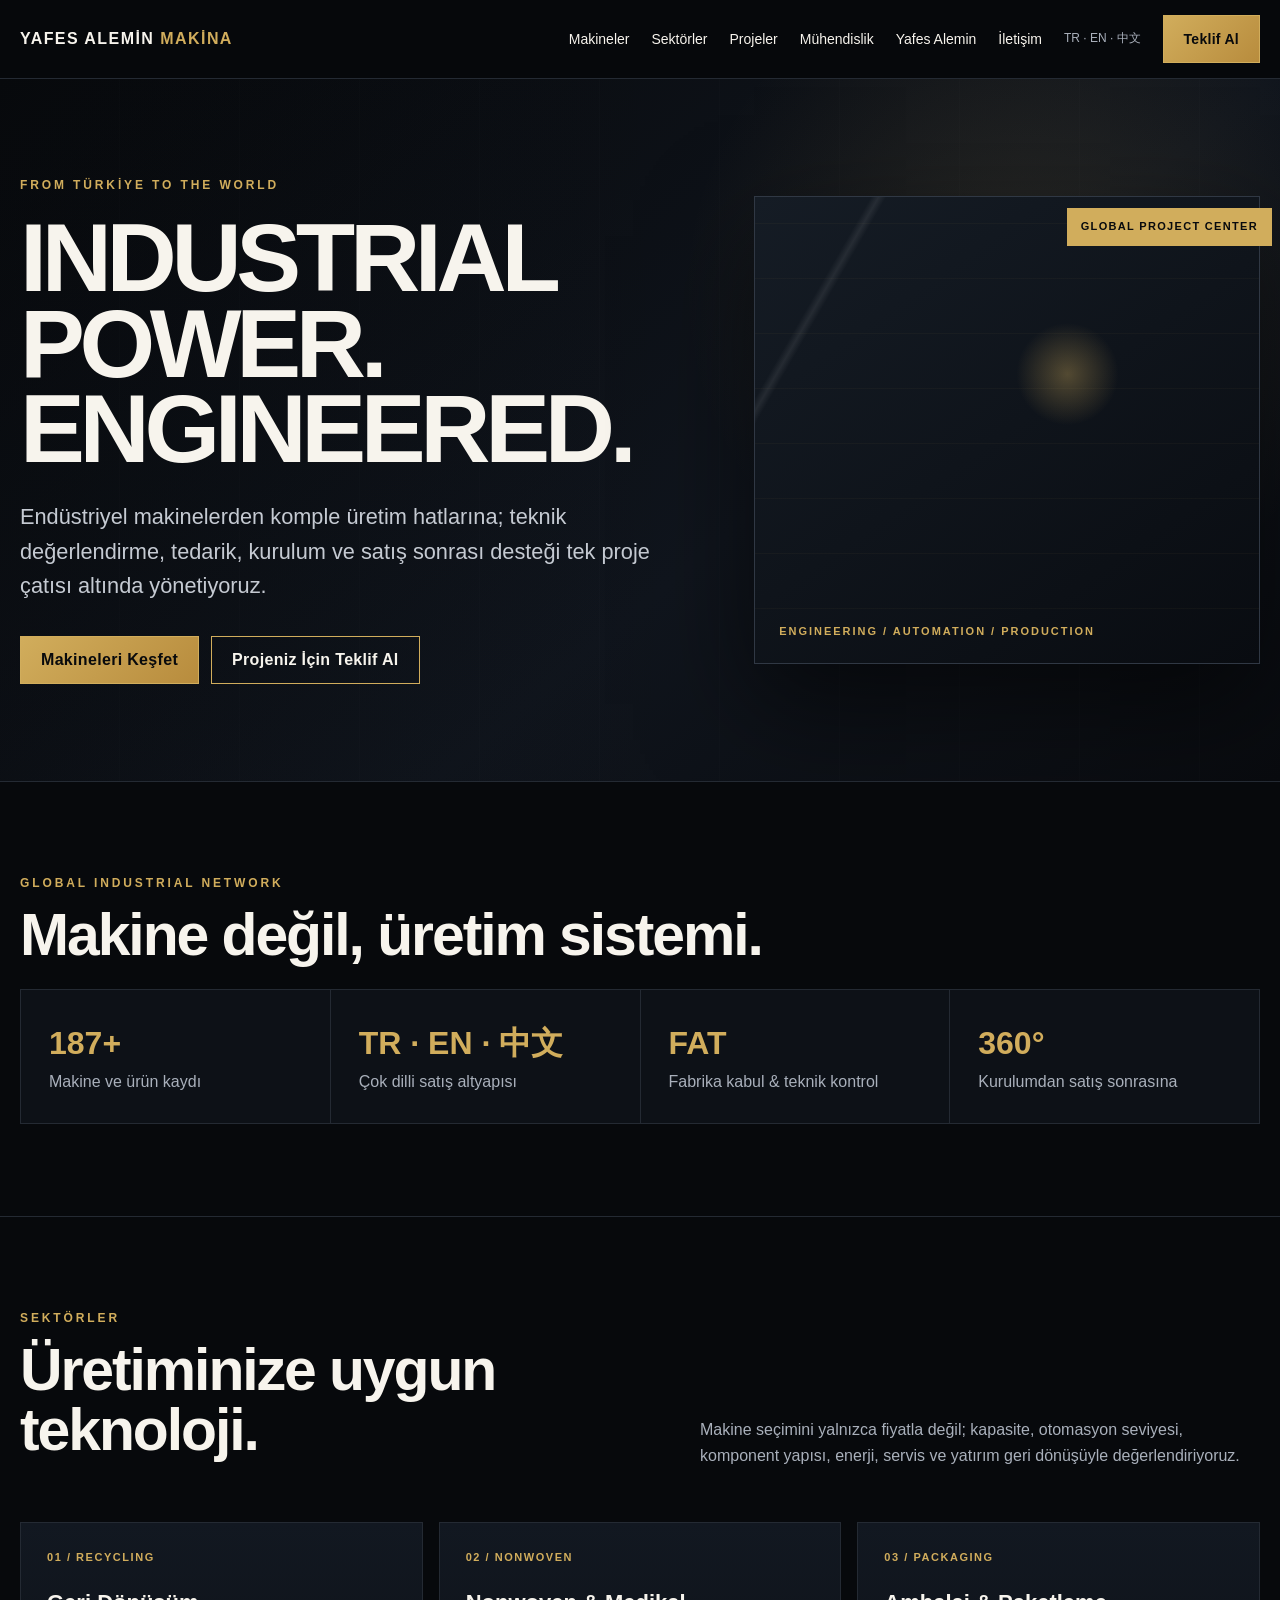
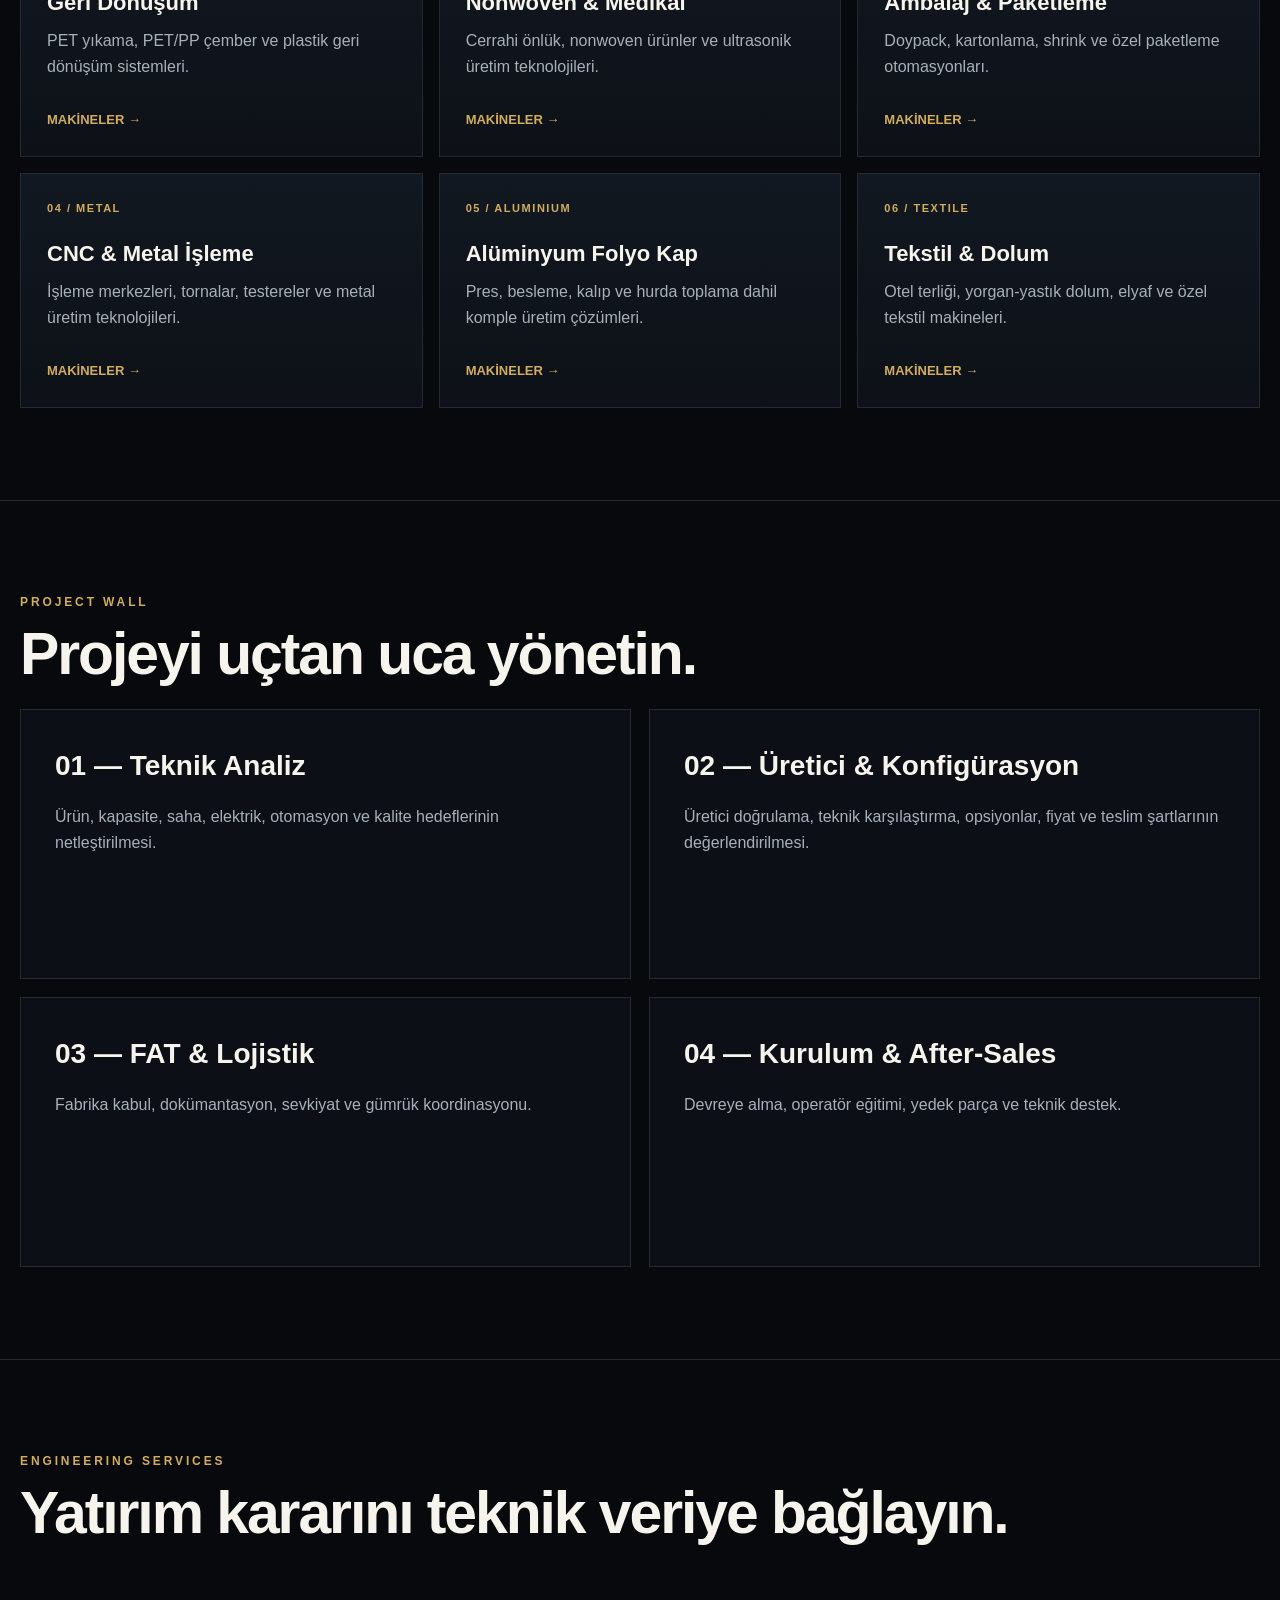
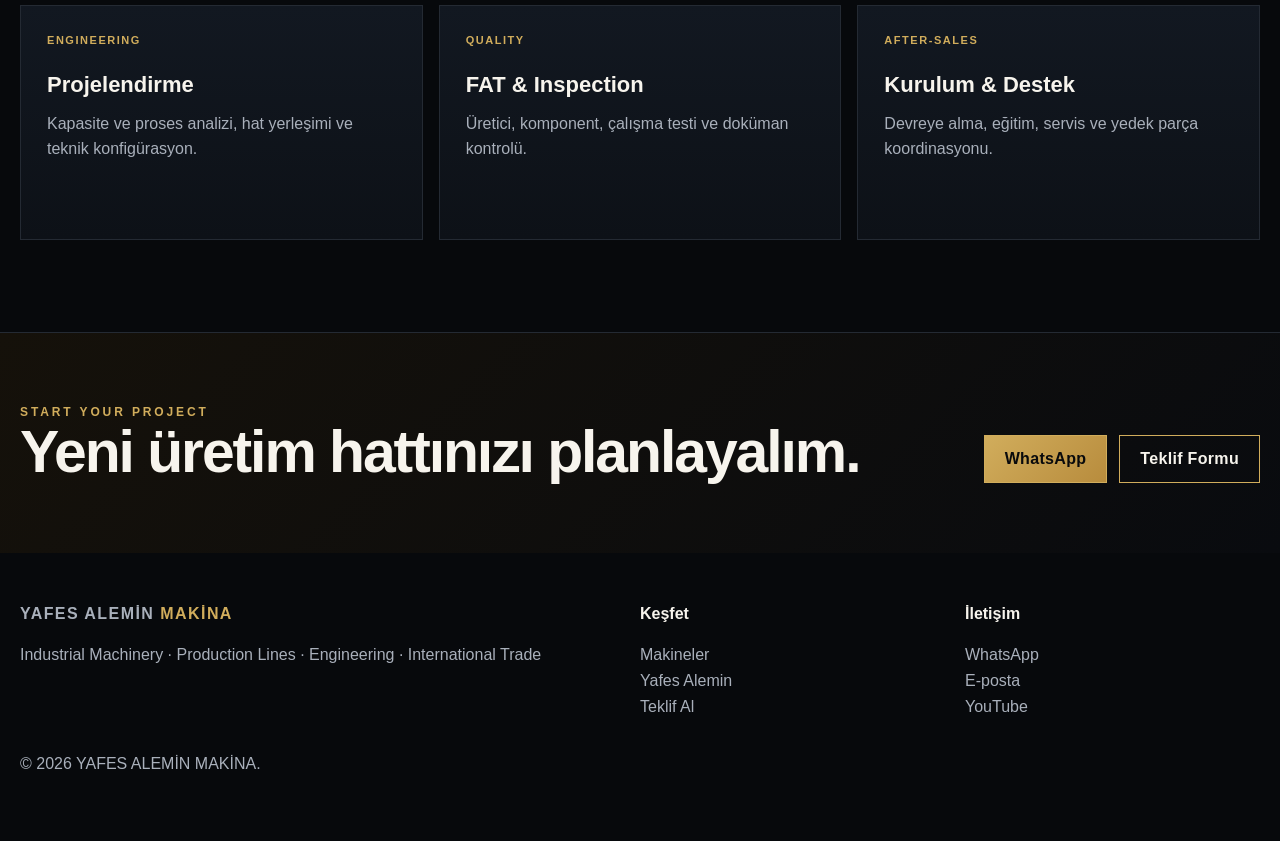
<file: index.html>
<!doctype html><html lang="tr"><head><meta charset="utf-8"><meta name="viewport" content="width=device-width,initial-scale=1"><title>YAFES ALEMİN MAKİNA | Endüstriyel Makine ve Üretim Hatları</title><meta name="description" content="Endüstriyel makine, anahtar teslim üretim hatları, mühendislik, kurulum ve uluslararası ticaret çözümleri."><link rel="canonical" href="https://yafesalemin.github.io/yafesaleminmakina/"><meta property="og:url" content="https://yafesalemin.github.io/yafesaleminmakina/"><meta property="og:title" content="YAFES ALEMİN MAKİNA"><meta property="og:description" content="Global Industrial Machinery & Turnkey Production Lines"><link rel="stylesheet" href="style.css"><script type="application/ld+json">{"@context": "https://schema.org", "@type": "Organization", "@id": "https://yafesalemin.github.io/yafesaleminmakina/#organization", "name": "YAFES ALEMİN MAKİNA İÇ VE DIŞ TİCARET LİMİTED ŞİRKETİ", "url": "https://yafesalemin.github.io/yafesaleminmakina/", "founder": {"@type": "Person", "name": "Yafes Alemin"}, "sameAs": ["https://www.youtube.com/@YafesAlemin"]}</script></head><body><header class="top"><div class="container nav"><a class="brand" href="index.html">YAFES ALEMİN <b>MAKİNA</b></a><nav class="menu">
<a href="makineler.html">Makineler</a><a href="index.html#sektorler">Sektörler</a><a href="index.html#projeler">Projeler</a><a href="index.html#hizmetler">Mühendislik</a><a href="yafes-alemin.html">Yafes Alemin</a><a href="iletisim.html">İletişim</a><span class="lang">TR · EN · 中文</span><a class="btn gold" href="iletisim.html">Teklif Al</a></nav></div></header>
<section class="hero"><div class="container hero-grid"><div><div class="eyebrow">FROM TÜRKİYE TO THE WORLD</div><h1>INDUSTRIAL<br>POWER.<br>ENGINEERED.</h1><p class="lead">Endüstriyel makinelerden komple üretim hatlarına; teknik değerlendirme, tedarik, kurulum ve satış sonrası desteği tek proje çatısı altında yönetiyoruz.</p><div class="actions"><a class="btn gold" href="makineler.html">Makineleri Keşfet</a><a class="btn" href="iletisim.html">Projeniz İçin Teklif Al</a></div></div><div class="visual"><div class="machine-art"></div><div class="visual-tag">GLOBAL PROJECT CENTER</div></div></div></section>
<section class="section"><div class="container"><div class="eyebrow">GLOBAL INDUSTRIAL NETWORK</div><h2>Makine değil, üretim sistemi.</h2><div class="stats"><div class="stat"><strong>187+</strong><span>Makine ve ürün kaydı</span></div><div class="stat"><strong>TR · EN · 中文</strong><span>Çok dilli satış altyapısı</span></div><div class="stat"><strong>FAT</strong><span>Fabrika kabul & teknik kontrol</span></div><div class="stat"><strong>360°</strong><span>Kurulumdan satış sonrasına</span></div></div></div></section>
<section id="sektorler" class="section"><div class="container"><div class="section-head"><div><div class="eyebrow">SEKTÖRLER</div><h2>Üretiminize uygun teknoloji.</h2></div><p>Makine seçimini yalnızca fiyatla değil; kapasite, otomasyon seviyesi, komponent yapısı, enerji, servis ve yatırım geri dönüşüyle değerlendiriyoruz.</p></div><div class="cards">
<div class="card"><span class="n">01 / RECYCLING</span><h3>Geri Dönüşüm</h3><p>PET yıkama, PET/PP çember ve plastik geri dönüşüm sistemleri.</p><a class="more" href="makineler.html">MAKİNELER →</a></div>
<div class="card"><span class="n">02 / NONWOVEN</span><h3>Nonwoven & Medikal</h3><p>Cerrahi önlük, nonwoven ürünler ve ultrasonik üretim teknolojileri.</p><a class="more" href="makineler.html">MAKİNELER →</a></div>
<div class="card"><span class="n">03 / PACKAGING</span><h3>Ambalaj & Paketleme</h3><p>Doypack, kartonlama, shrink ve özel paketleme otomasyonları.</p><a class="more" href="makineler.html">MAKİNELER →</a></div>
<div class="card"><span class="n">04 / METAL</span><h3>CNC & Metal İşleme</h3><p>İşleme merkezleri, tornalar, testereler ve metal üretim teknolojileri.</p><a class="more" href="makineler.html">MAKİNELER →</a></div>
<div class="card"><span class="n">05 / ALUMINIUM</span><h3>Alüminyum Folyo Kap</h3><p>Pres, besleme, kalıp ve hurda toplama dahil komple üretim çözümleri.</p><a class="more" href="makineler.html">MAKİNELER →</a></div>
<div class="card"><span class="n">06 / TEXTILE</span><h3>Tekstil & Dolum</h3><p>Otel terliği, yorgan-yastık dolum, elyaf ve özel tekstil makineleri.</p><a class="more" href="makineler.html">MAKİNELER →</a></div></div></div></section>
<section id="projeler" class="section"><div class="container"><div class="eyebrow">PROJECT WALL</div><h2>Projeyi uçtan uca yönetin.</h2><div class="project"><div class="project-box"><strong>01 — Teknik Analiz</strong><p>Ürün, kapasite, saha, elektrik, otomasyon ve kalite hedeflerinin netleştirilmesi.</p></div><div class="project-box"><strong>02 — Üretici & Konfigürasyon</strong><p>Üretici doğrulama, teknik karşılaştırma, opsiyonlar, fiyat ve teslim şartlarının değerlendirilmesi.</p></div><div class="project-box"><strong>03 — FAT & Lojistik</strong><p>Fabrika kabul, dokümantasyon, sevkiyat ve gümrük koordinasyonu.</p></div><div class="project-box"><strong>04 — Kurulum & After-Sales</strong><p>Devreye alma, operatör eğitimi, yedek parça ve teknik destek.</p></div></div></div></section>
<section id="hizmetler" class="section"><div class="container"><div class="section-head"><div><div class="eyebrow">ENGINEERING SERVICES</div><h2>Yatırım kararını teknik veriye bağlayın.</h2></div></div><div class="cards"><div class="card"><span class="n">ENGINEERING</span><h3>Projelendirme</h3><p>Kapasite ve proses analizi, hat yerleşimi ve teknik konfigürasyon.</p></div><div class="card"><span class="n">QUALITY</span><h3>FAT & Inspection</h3><p>Üretici, komponent, çalışma testi ve doküman kontrolü.</p></div><div class="card"><span class="n">AFTER-SALES</span><h3>Kurulum & Destek</h3><p>Devreye alma, eğitim, servis ve yedek parça koordinasyonu.</p></div></div></div></section>
<section class="cta"><div class="container cta-grid"><div><div class="eyebrow">START YOUR PROJECT</div><h2>Yeni üretim hattınızı planlayalım.</h2></div><div class="actions"><a class="btn gold" href="https://wa.me/905327955589">WhatsApp</a><a class="btn" href="iletisim.html">Teklif Formu</a></div></div></section><footer class="footer"><div class="container footer-grid"><div><div class="brand">YAFES ALEMİN <b>MAKİNA</b></div><p>Industrial Machinery · Production Lines · Engineering · International Trade</p></div><div><strong>Keşfet</strong><p><a href="makineler.html">Makineler</a><br><a href="yafes-alemin.html">Yafes Alemin</a><br><a href="iletisim.html">Teklif Al</a></p></div><div><strong>İletişim</strong><p><a href="https://wa.me/905327955589">WhatsApp</a><br><a href="mailto:yafes@yafesaleminmakina.com">E-posta</a><br><a href="https://www.youtube.com/@YafesAlemin">YouTube</a></p></div></div><div class="container"><p>© <span data-year></span> YAFES ALEMİN MAKİNA.</p></div></footer><script src="app.js"></script></body></html>
</file>
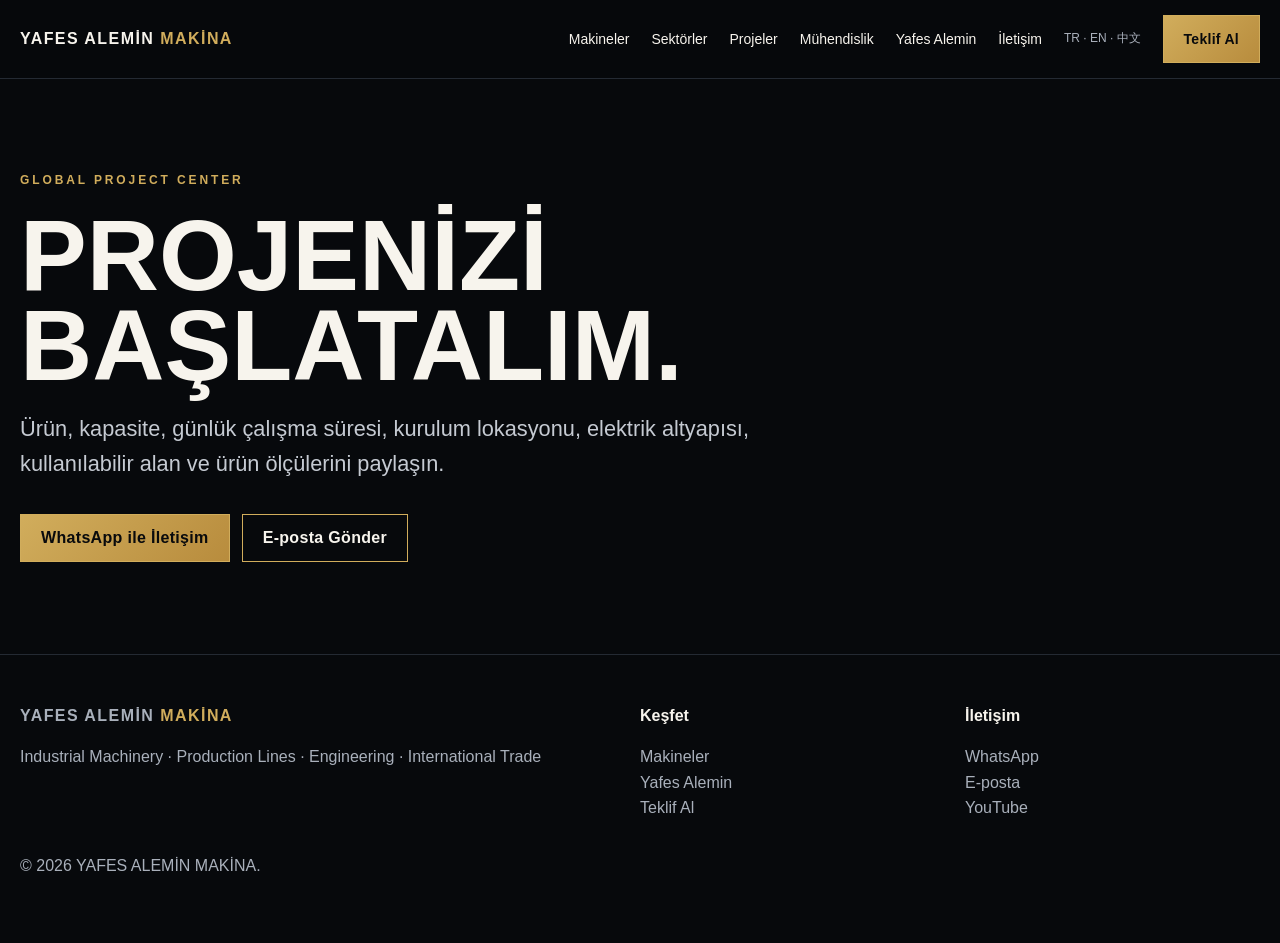
<file: iletisim.html>
<!doctype html><html lang="tr"><head><meta charset="utf-8"><meta name="viewport" content="width=device-width,initial-scale=1"><title>Teklif & İletişim | YAFES ALEMİN MAKİNA</title><meta name="description" content="Endüstriyel makine ve üretim hattı projeniz için teklif alın."><link rel="canonical" href="https://yafesalemin.github.io/yafesaleminmakina/iletisim.html"><link rel="stylesheet" href="style.css"></head><body><header class="top"><div class="container nav"><a class="brand" href="index.html">YAFES ALEMİN <b>MAKİNA</b></a><nav class="menu">
<a href="makineler.html">Makineler</a><a href="index.html#sektorler">Sektörler</a><a href="index.html#projeler">Projeler</a><a href="index.html#hizmetler">Mühendislik</a><a href="yafes-alemin.html">Yafes Alemin</a><a href="iletisim.html">İletişim</a><span class="lang">TR · EN · 中文</span><a class="btn gold" href="iletisim.html">Teklif Al</a></nav></div></header><main><section class="section"><div class="container"><div class="eyebrow">GLOBAL PROJECT CENTER</div><h1 style="font-size:clamp(52px,8vw,100px);line-height:.9;margin:20px 0">PROJENİZİ<br>BAŞLATALIM.</h1><p class="lead">Ürün, kapasite, günlük çalışma süresi, kurulum lokasyonu, elektrik altyapısı, kullanılabilir alan ve ürün ölçülerini paylaşın.</p><div class="actions"><a class="btn gold" href="https://wa.me/905327955589">WhatsApp ile İletişim</a><a class="btn" href="mailto:yafes@yafesaleminmakina.com">E-posta Gönder</a></div></div></section></main><footer class="footer"><div class="container footer-grid"><div><div class="brand">YAFES ALEMİN <b>MAKİNA</b></div><p>Industrial Machinery · Production Lines · Engineering · International Trade</p></div><div><strong>Keşfet</strong><p><a href="makineler.html">Makineler</a><br><a href="yafes-alemin.html">Yafes Alemin</a><br><a href="iletisim.html">Teklif Al</a></p></div><div><strong>İletişim</strong><p><a href="https://wa.me/905327955589">WhatsApp</a><br><a href="mailto:yafes@yafesaleminmakina.com">E-posta</a><br><a href="https://www.youtube.com/@YafesAlemin">YouTube</a></p></div></div><div class="container"><p>© <span data-year></span> YAFES ALEMİN MAKİNA.</p></div></footer><script src="app.js"></script></body></html>
</file>
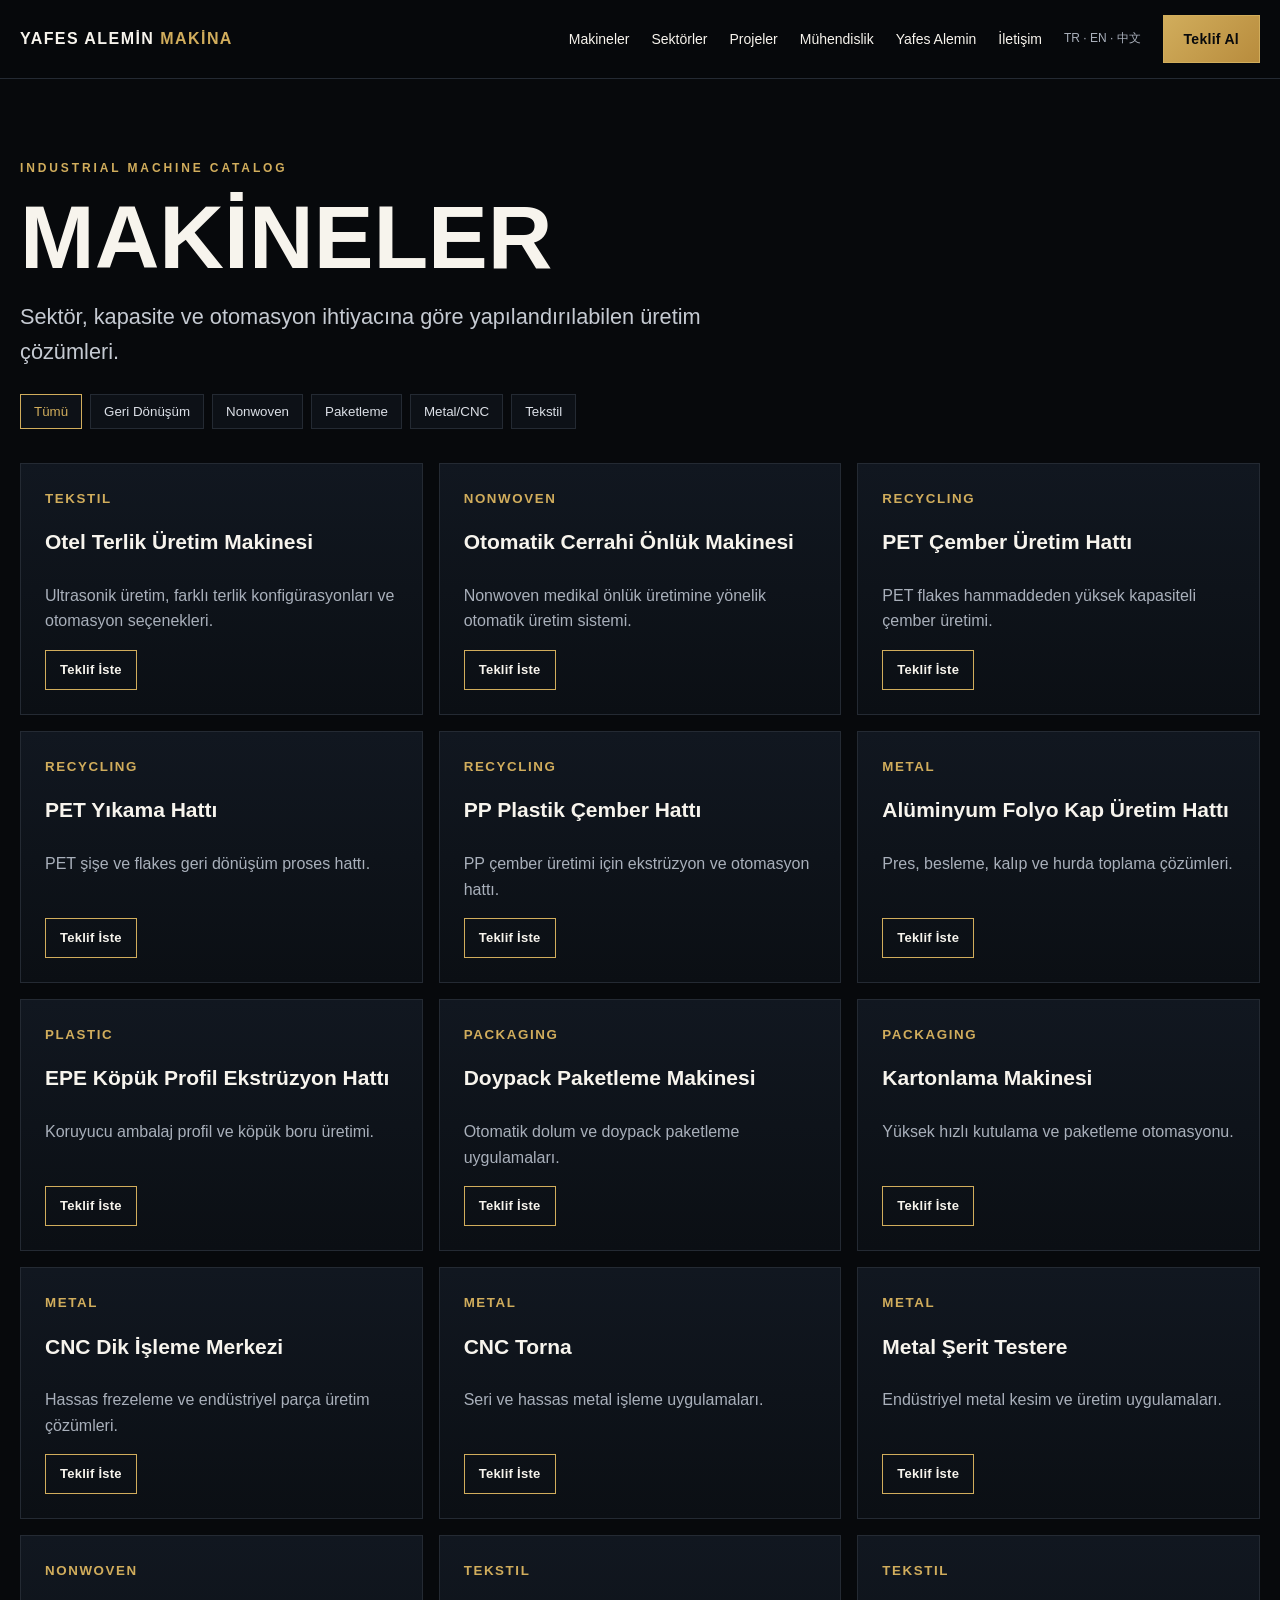
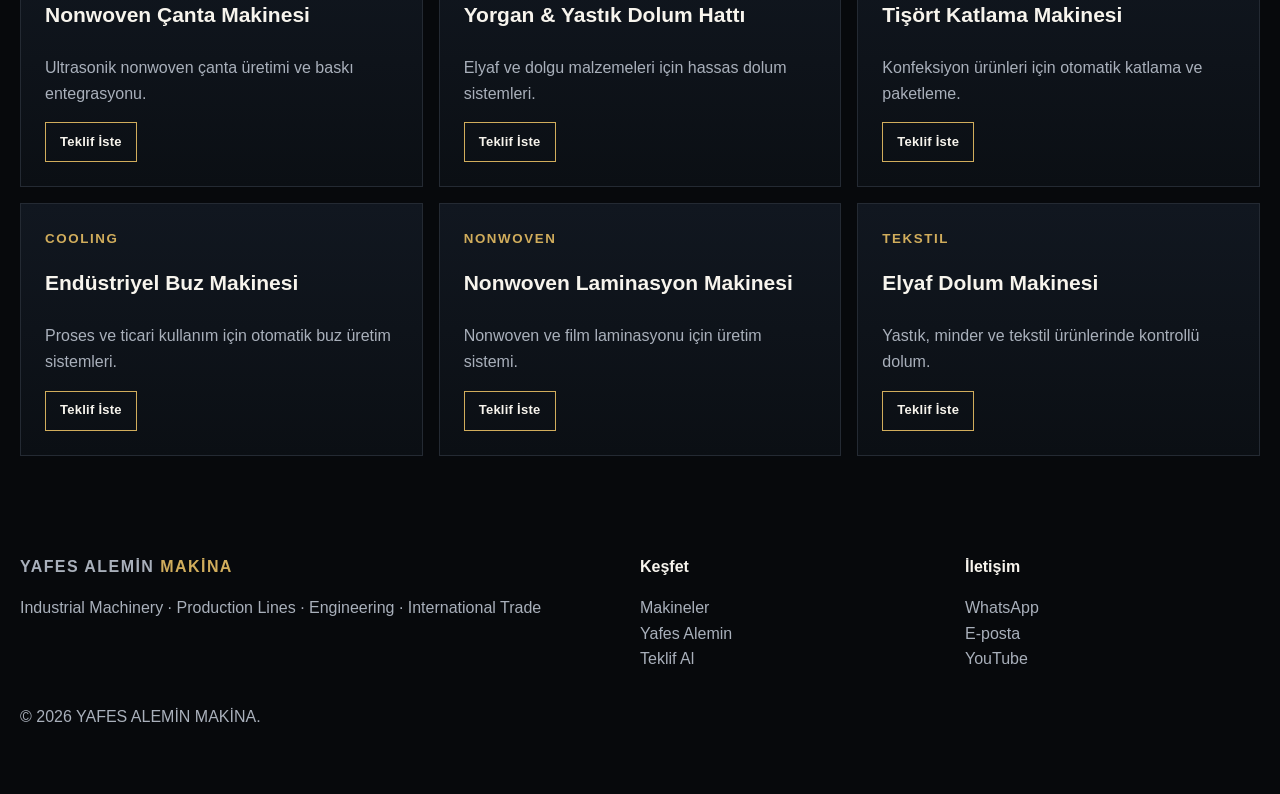
<file: makineler.html>
<!doctype html><html lang="tr"><head><meta charset="utf-8"><meta name="viewport" content="width=device-width,initial-scale=1"><title>Makineler | YAFES ALEMİN MAKİNA</title><meta name="description" content="YAFES ALEMİN MAKİNA endüstriyel makine ve üretim hattı kataloğu."><link rel="canonical" href="https://yafesalemin.github.io/yafesaleminmakina/makineler.html"><link rel="stylesheet" href="style.css"></head><body><header class="top"><div class="container nav"><a class="brand" href="index.html">YAFES ALEMİN <b>MAKİNA</b></a><nav class="menu">
<a href="makineler.html">Makineler</a><a href="index.html#sektorler">Sektörler</a><a href="index.html#projeler">Projeler</a><a href="index.html#hizmetler">Mühendislik</a><a href="yafes-alemin.html">Yafes Alemin</a><a href="iletisim.html">İletişim</a><span class="lang">TR · EN · 中文</span><a class="btn gold" href="iletisim.html">Teklif Al</a></nav></div></header><main><section class="catalog-hero"><div class="container"><div class="eyebrow">INDUSTRIAL MACHINE CATALOG</div><h1 style="font-size:clamp(48px,7vw,92px);line-height:.92;margin:18px 0">MAKİNELER</h1><p class="lead">Sektör, kapasite ve otomasyon ihtiyacına göre yapılandırılabilen üretim çözümleri.</p><div class="filters"><button class="filter active" data-filter="all">Tümü</button><button class="filter" data-filter="recycling">Geri Dönüşüm</button><button class="filter" data-filter="nonwoven">Nonwoven</button><button class="filter" data-filter="packaging">Paketleme</button><button class="filter" data-filter="metal">Metal/CNC</button><button class="filter" data-filter="tekstil">Tekstil</button></div><div class="machine-grid"><article class="machine" data-cat="tekstil"><small>TEKSTIL</small><h3>Otel Terlik Üretim Makinesi</h3><p>Ultrasonik üretim, farklı terlik konfigürasyonları ve otomasyon seçenekleri.</p><a class="btn" href="iletisim.html">Teklif İste</a></article>
<article class="machine" data-cat="nonwoven"><small>NONWOVEN</small><h3>Otomatik Cerrahi Önlük Makinesi</h3><p>Nonwoven medikal önlük üretimine yönelik otomatik üretim sistemi.</p><a class="btn" href="iletisim.html">Teklif İste</a></article>
<article class="machine" data-cat="recycling"><small>RECYCLING</small><h3>PET Çember Üretim Hattı</h3><p>PET flakes hammaddeden yüksek kapasiteli çember üretimi.</p><a class="btn" href="iletisim.html">Teklif İste</a></article>
<article class="machine" data-cat="recycling"><small>RECYCLING</small><h3>PET Yıkama Hattı</h3><p>PET şişe ve flakes geri dönüşüm proses hattı.</p><a class="btn" href="iletisim.html">Teklif İste</a></article>
<article class="machine" data-cat="recycling"><small>RECYCLING</small><h3>PP Plastik Çember Hattı</h3><p>PP çember üretimi için ekstrüzyon ve otomasyon hattı.</p><a class="btn" href="iletisim.html">Teklif İste</a></article>
<article class="machine" data-cat="metal"><small>METAL</small><h3>Alüminyum Folyo Kap Üretim Hattı</h3><p>Pres, besleme, kalıp ve hurda toplama çözümleri.</p><a class="btn" href="iletisim.html">Teklif İste</a></article>
<article class="machine" data-cat="plastic"><small>PLASTIC</small><h3>EPE Köpük Profil Ekstrüzyon Hattı</h3><p>Koruyucu ambalaj profil ve köpük boru üretimi.</p><a class="btn" href="iletisim.html">Teklif İste</a></article>
<article class="machine" data-cat="packaging"><small>PACKAGING</small><h3>Doypack Paketleme Makinesi</h3><p>Otomatik dolum ve doypack paketleme uygulamaları.</p><a class="btn" href="iletisim.html">Teklif İste</a></article>
<article class="machine" data-cat="packaging"><small>PACKAGING</small><h3>Kartonlama Makinesi</h3><p>Yüksek hızlı kutulama ve paketleme otomasyonu.</p><a class="btn" href="iletisim.html">Teklif İste</a></article>
<article class="machine" data-cat="metal"><small>METAL</small><h3>CNC Dik İşleme Merkezi</h3><p>Hassas frezeleme ve endüstriyel parça üretim çözümleri.</p><a class="btn" href="iletisim.html">Teklif İste</a></article>
<article class="machine" data-cat="metal"><small>METAL</small><h3>CNC Torna</h3><p>Seri ve hassas metal işleme uygulamaları.</p><a class="btn" href="iletisim.html">Teklif İste</a></article>
<article class="machine" data-cat="metal"><small>METAL</small><h3>Metal Şerit Testere</h3><p>Endüstriyel metal kesim ve üretim uygulamaları.</p><a class="btn" href="iletisim.html">Teklif İste</a></article>
<article class="machine" data-cat="nonwoven"><small>NONWOVEN</small><h3>Nonwoven Çanta Makinesi</h3><p>Ultrasonik nonwoven çanta üretimi ve baskı entegrasyonu.</p><a class="btn" href="iletisim.html">Teklif İste</a></article>
<article class="machine" data-cat="tekstil"><small>TEKSTIL</small><h3>Yorgan & Yastık Dolum Hattı</h3><p>Elyaf ve dolgu malzemeleri için hassas dolum sistemleri.</p><a class="btn" href="iletisim.html">Teklif İste</a></article>
<article class="machine" data-cat="tekstil"><small>TEKSTIL</small><h3>Tişört Katlama Makinesi</h3><p>Konfeksiyon ürünleri için otomatik katlama ve paketleme.</p><a class="btn" href="iletisim.html">Teklif İste</a></article>
<article class="machine" data-cat="cooling"><small>COOLING</small><h3>Endüstriyel Buz Makinesi</h3><p>Proses ve ticari kullanım için otomatik buz üretim sistemleri.</p><a class="btn" href="iletisim.html">Teklif İste</a></article>
<article class="machine" data-cat="nonwoven"><small>NONWOVEN</small><h3>Nonwoven Laminasyon Makinesi</h3><p>Nonwoven ve film laminasyonu için üretim sistemi.</p><a class="btn" href="iletisim.html">Teklif İste</a></article>
<article class="machine" data-cat="tekstil"><small>TEKSTIL</small><h3>Elyaf Dolum Makinesi</h3><p>Yastık, minder ve tekstil ürünlerinde kontrollü dolum.</p><a class="btn" href="iletisim.html">Teklif İste</a></article></div></div></section></main><footer class="footer"><div class="container footer-grid"><div><div class="brand">YAFES ALEMİN <b>MAKİNA</b></div><p>Industrial Machinery · Production Lines · Engineering · International Trade</p></div><div><strong>Keşfet</strong><p><a href="makineler.html">Makineler</a><br><a href="yafes-alemin.html">Yafes Alemin</a><br><a href="iletisim.html">Teklif Al</a></p></div><div><strong>İletişim</strong><p><a href="https://wa.me/905327955589">WhatsApp</a><br><a href="mailto:yafes@yafesaleminmakina.com">E-posta</a><br><a href="https://www.youtube.com/@YafesAlemin">YouTube</a></p></div></div><div class="container"><p>© <span data-year></span> YAFES ALEMİN MAKİNA.</p></div></footer><script src="app.js"></script></body></html>
</file>
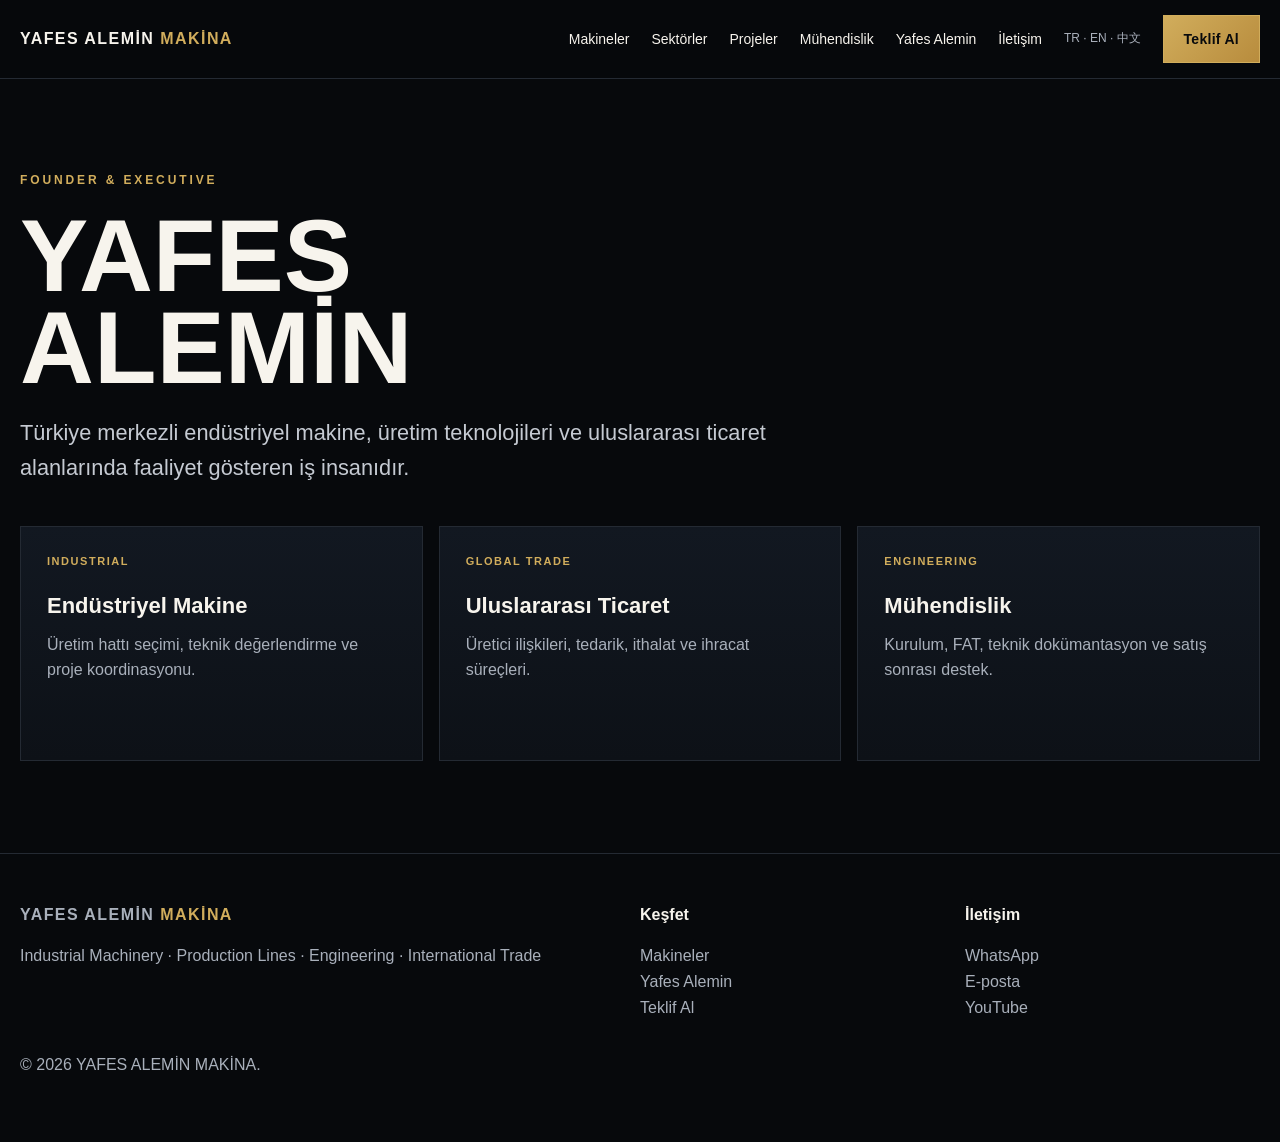
<file: yafes-alemin.html>
<!doctype html><html lang="tr"><head><meta charset="utf-8"><meta name="viewport" content="width=device-width,initial-scale=1"><title>Yafes Alemin | Endüstriyel Makine ve Uluslararası Ticaret</title><meta name="description" content="Yafes Alemin; endüstriyel makineler, üretim hatları, mühendislik çözümleri ve uluslararası ticaret alanlarında faaliyet gösteren YAFES ALEMİN MAKİNA'nın kurucusu ve yöneticisidir."><link rel="canonical" href="https://yafesalemin.github.io/yafesaleminmakina/yafes-alemin.html"><link rel="stylesheet" href="style.css"><script type="application/ld+json">{"@context": "https://schema.org", "@type": "Person", "@id": "https://yafesalemin.github.io/yafesaleminmakina/yafes-alemin.html#person", "name": "Yafes Alemin", "url": "https://yafesalemin.github.io/yafesaleminmakina/yafes-alemin.html", "jobTitle": "Founder & Executive", "worksFor": {"@type": "Organization", "@id": "https://yafesalemin.github.io/yafesaleminmakina/#organization", "name": "YAFES ALEMİN MAKİNA İÇ VE DIŞ TİCARET LİMİTED ŞİRKETİ"}, "knowsAbout": ["Industrial Machinery", "Production Lines", "Engineering Solutions", "International Trade"]}</script></head><body><header class="top"><div class="container nav"><a class="brand" href="index.html">YAFES ALEMİN <b>MAKİNA</b></a><nav class="menu">
<a href="makineler.html">Makineler</a><a href="index.html#sektorler">Sektörler</a><a href="index.html#projeler">Projeler</a><a href="index.html#hizmetler">Mühendislik</a><a href="yafes-alemin.html">Yafes Alemin</a><a href="iletisim.html">İletişim</a><span class="lang">TR · EN · 中文</span><a class="btn gold" href="iletisim.html">Teklif Al</a></nav></div></header><main><section class="section"><div class="container"><div class="eyebrow">FOUNDER & EXECUTIVE</div><h1 style="font-size:clamp(54px,8vw,104px);line-height:.9;margin:20px 0">YAFES<br>ALEMİN</h1><p class="lead">Türkiye merkezli endüstriyel makine, üretim teknolojileri ve uluslararası ticaret alanlarında faaliyet gösteren iş insanıdır.</p><div class="cards" style="margin-top:40px"><div class="card"><span class="n">INDUSTRIAL</span><h3>Endüstriyel Makine</h3><p>Üretim hattı seçimi, teknik değerlendirme ve proje koordinasyonu.</p></div><div class="card"><span class="n">GLOBAL TRADE</span><h3>Uluslararası Ticaret</h3><p>Üretici ilişkileri, tedarik, ithalat ve ihracat süreçleri.</p></div><div class="card"><span class="n">ENGINEERING</span><h3>Mühendislik</h3><p>Kurulum, FAT, teknik dokümantasyon ve satış sonrası destek.</p></div></div></div></section></main><footer class="footer"><div class="container footer-grid"><div><div class="brand">YAFES ALEMİN <b>MAKİNA</b></div><p>Industrial Machinery · Production Lines · Engineering · International Trade</p></div><div><strong>Keşfet</strong><p><a href="makineler.html">Makineler</a><br><a href="yafes-alemin.html">Yafes Alemin</a><br><a href="iletisim.html">Teklif Al</a></p></div><div><strong>İletişim</strong><p><a href="https://wa.me/905327955589">WhatsApp</a><br><a href="mailto:yafes@yafesaleminmakina.com">E-posta</a><br><a href="https://www.youtube.com/@YafesAlemin">YouTube</a></p></div></div><div class="container"><p>© <span data-year></span> YAFES ALEMİN MAKİNA.</p></div></footer><script src="app.js"></script></body></html>
</file>
<file: style.css>
:root{--bg:#07090c;--panel:#0d1117;--panel2:#121821;--gold:#d1ad5c;--gold2:#9f7d39;--text:#f7f4ed;--muted:#a9b0bb;--line:#242a33;--max:1280px}
*{box-sizing:border-box}html{scroll-behavior:smooth}body{margin:0;background:var(--bg);color:var(--text);font-family:Inter,Arial,Helvetica,sans-serif;line-height:1.6}a{color:inherit;text-decoration:none}.container{width:min(var(--max),calc(100% - 40px));margin:auto}
.top{position:sticky;top:0;z-index:50;background:rgba(7,9,12,.88);backdrop-filter:blur(16px);border-bottom:1px solid var(--line)}.nav{height:78px;display:flex;align-items:center;justify-content:space-between;gap:24px}.brand{font-weight:900;letter-spacing:.09em}.brand b{color:var(--gold)}.menu{display:flex;align-items:center;gap:22px;font-size:14px}.menu a:hover{color:var(--gold)}.lang{color:var(--muted);font-size:12px}
.btn{display:inline-flex;align-items:center;justify-content:center;min-height:48px;padding:0 20px;border:1px solid var(--gold);font-weight:800;letter-spacing:.02em}.btn.gold{background:linear-gradient(135deg,var(--gold),#b88c3d);color:#090a0c}.btn:hover{transform:translateY(-1px)}
.hero{min-height:78vh;border-bottom:1px solid var(--line);position:relative;overflow:hidden;background:radial-gradient(circle at 80% 30%,rgba(209,173,92,.13),transparent 30%),linear-gradient(140deg,#07090c,#10151d 60%,#090b0f)}
.hero:after{content:"";position:absolute;inset:0;background:linear-gradient(90deg,rgba(7,9,12,.25),transparent 55%),repeating-linear-gradient(90deg,transparent 0,transparent 119px,rgba(255,255,255,.018) 120px)}
.hero-grid{position:relative;z-index:2;display:grid;grid-template-columns:1.15fr .85fr;align-items:center;min-height:78vh;gap:50px}.eyebrow{color:var(--gold);font-weight:900;letter-spacing:.24em;font-size:12px}.hero h1{font-size:clamp(54px,7.6vw,112px);line-height:.88;letter-spacing:-.055em;margin:20px 0 28px}.lead{font-size:clamp(18px,1.7vw,24px);max-width:760px;color:#c5cad2}.actions{display:flex;gap:12px;flex-wrap:wrap;margin-top:32px}
.visual{position:relative;min-height:520px}.machine-art{position:absolute;inset:5% 0 5% 0;border:1px solid #303844;background:linear-gradient(145deg,#151c25,#090c11);box-shadow:0 40px 100px rgba(0,0,0,.55);overflow:hidden}.machine-art:before{content:"";position:absolute;inset:0;background:radial-gradient(circle at 62% 38%,rgba(209,173,92,.35),transparent 12%),linear-gradient(120deg,transparent 15%,rgba(255,255,255,.08) 16%,transparent 17%),repeating-linear-gradient(0deg,transparent 0,transparent 54px,rgba(209,173,92,.08) 55px)}.machine-art:after{content:"ENGINEERING / AUTOMATION / PRODUCTION";position:absolute;left:24px;bottom:22px;color:var(--gold);font-size:11px;font-weight:900;letter-spacing:.18em}.visual-tag{position:absolute;right:-12px;top:38px;background:var(--gold);color:#080a0d;padding:10px 14px;font-size:11px;font-weight:900;letter-spacing:.12em}
.section{padding:92px 0;border-bottom:1px solid var(--line)}h2{font-size:clamp(34px,4.6vw,64px);line-height:1.02;letter-spacing:-.035em;margin:12px 0 24px}.section-head{display:flex;justify-content:space-between;align-items:end;gap:30px;margin-bottom:38px}.section-head p{max-width:560px;color:var(--muted)}
.stats{display:grid;grid-template-columns:repeat(4,1fr);border:1px solid var(--line);background:var(--line);gap:1px}.stat{background:var(--panel);padding:28px}.stat strong{display:block;color:var(--gold);font-size:32px}.stat span{color:var(--muted)}
.cards{display:grid;grid-template-columns:repeat(3,1fr);gap:16px}.card{background:linear-gradient(180deg,var(--panel2),var(--panel));border:1px solid var(--line);padding:26px;min-height:235px;display:flex;flex-direction:column}.card .n{font-size:11px;color:var(--gold);font-weight:900;letter-spacing:.14em}.card h3{font-size:22px;margin:18px 0 8px}.card p{color:var(--muted);margin:0 0 20px}.card .more{margin-top:auto;color:var(--gold);font-weight:800;font-size:13px}
.project{display:grid;grid-template-columns:1fr 1fr;gap:18px}.project-box{border:1px solid var(--line);background:#0c1016;padding:34px;min-height:270px}.project-box strong{font-size:28px}.project-box p{color:var(--muted)}
.cta{padding:70px 0;background:linear-gradient(135deg,#15110a,#090b0f)}.cta-grid{display:flex;justify-content:space-between;align-items:center;gap:30px}.cta h2{margin:0}.footer{padding:48px 0;color:var(--muted)}.footer-grid{display:grid;grid-template-columns:2fr 1fr 1fr;gap:30px}.footer strong{color:var(--text)}
.catalog-hero{padding:80px 0 50px}.filters{display:flex;gap:8px;flex-wrap:wrap;margin:24px 0 34px}.filter{border:1px solid var(--line);background:#0d1117;color:#dce0e7;padding:9px 13px;cursor:pointer}.filter.active,.filter:hover{border-color:var(--gold);color:var(--gold)}.machine-grid{display:grid;grid-template-columns:repeat(3,1fr);gap:16px}.machine{border:1px solid var(--line);background:linear-gradient(180deg,#111720,#0b0f14);padding:24px;min-height:240px;display:flex;flex-direction:column}.machine small{color:var(--gold);font-weight:900;letter-spacing:.12em}.machine h3{font-size:21px;margin:16px 0 8px}.machine p{color:var(--muted)}.machine .btn{margin-top:auto;align-self:flex-start;min-height:40px;padding:0 14px;font-size:13px}
@media(max-width:950px){.menu{display:none}.hero-grid{grid-template-columns:1fr;min-height:auto;padding:80px 0}.visual{min-height:340px}.cards,.machine-grid{grid-template-columns:repeat(2,1fr)}.stats{grid-template-columns:repeat(2,1fr)}}
@media(max-width:620px){.container{width:min(100% - 26px,var(--max))}.hero h1{font-size:52px}.cards,.machine-grid,.stats,.project,.footer-grid{grid-template-columns:1fr}.section{padding:68px 0}.section-head,.cta-grid{display:block}.cta .actions{margin-top:25px}}
</file>
